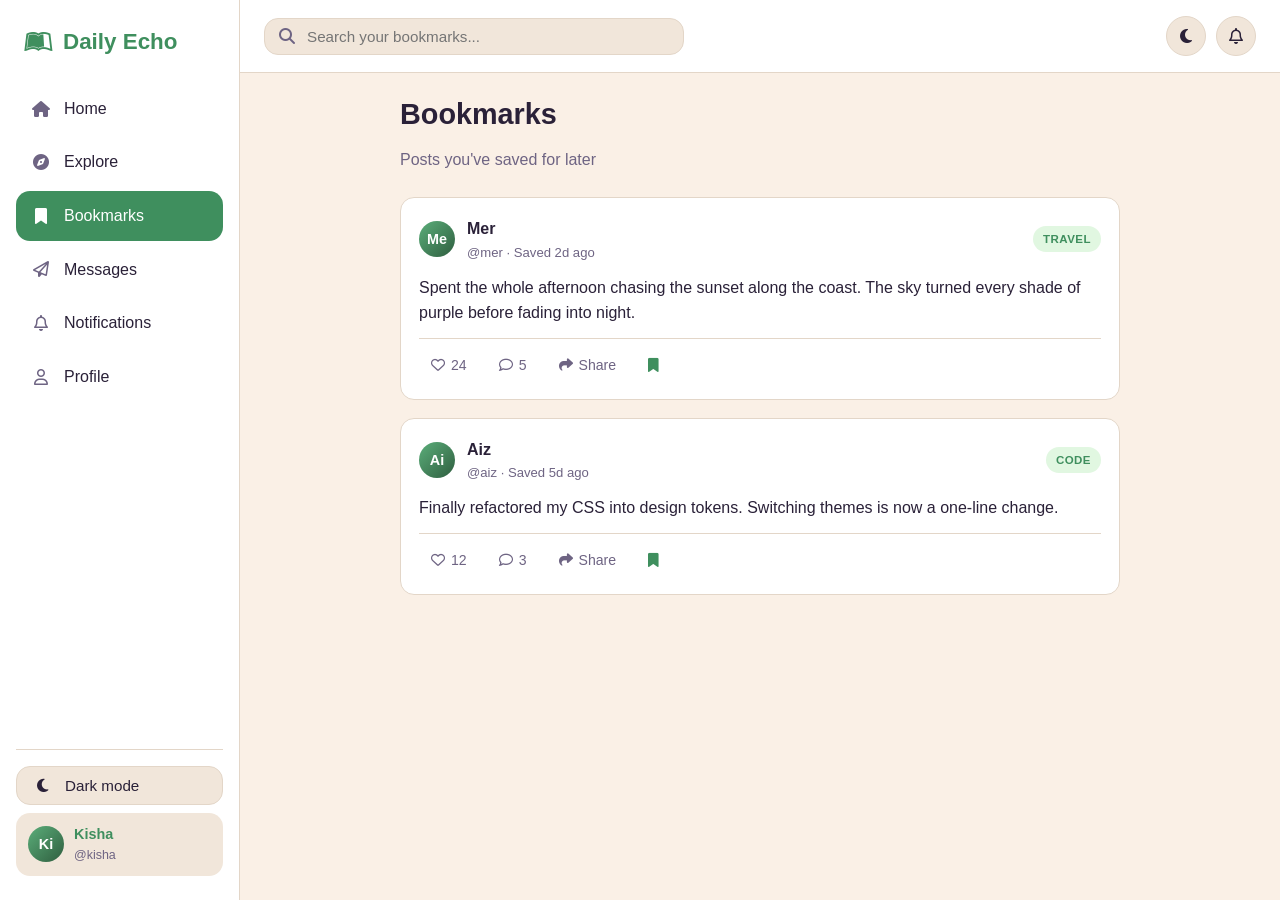
<file: bookmarks.html>
<!DOCTYPE html>
<html lang="en">
<head>
<meta charset="UTF-8">
<meta name="viewport" content="width=device-width, initial-scale=1.0">
<title>Daily Echo | Bookmarks</title>
<link rel="stylesheet" href="css/style.css">
<link rel="stylesheet" href="https://cdnjs.cloudflare.com/ajax/libs/font-awesome/6.5.1/css/all.min.css">
<link rel="icon" type="image/x-icon" href="favicon.png">
</head>
<body>

<div class="nav-overlay"></div>

<div class="app-shell">
  <aside class="side-nav">
    <div class="brand"><i class="fa-brands fa-leanpub"></i> Daily Echo</div>
    
    <ul class="nav-links">
        <li><a href="index.html"><i class="fa-solid fa-house"></i> Home</a></li>
        <li><a href="explore.html"><i class="fa-solid fa-compass"></i> Explore</a></li>
        <li><a href="bookmarks.html" class="active"><i class="fa-solid fa-bookmark"></i> Bookmarks</a></li>
        <li><a href="messages.html"><i class="fa-regular fa-paper-plane"></i> Messages</a></li>
        <li><a href="notifications.html"><i class="fa-regular fa-bell"></i> Notifications</a></li>
        <li><a href="profile.html"><i class="fa-regular fa-user"></i> Profile</a></li>
    </ul>
    
    <div class="nav-footer">
      <button class="theme-toggle"><i class="fa-solid fa-moon"></i> <span>Dark mode</span></button>
      <a href="profile.html" style="text-decoration:none;">
        <div class="user-chip">
            <div class="avatar">Ki</div>
                <div class="info">
                <div class="name">Kisha</div>
                <div class="handle">@kisha</div>
            </div>
        </div>
      </a>
    </div>
  </aside>

  <main class="main-content">
    <header class="top-bar">
      <button class="menu-toggle"><i class="fa-solid fa-bars"></i></button>
      <div class="search-bar">
        <i class="fa-solid fa-magnifying-glass"></i>
        <input type="text" placeholder="Search your bookmarks...">
      </div>
      <div class="top-bar-actions">
        <button class="icon-btn theme-toggle"><i class="fa-solid fa-moon"></i></button>
        <button class="icon-btn"><i class="fa-regular fa-bell"></i></button>
      </div>
    </header>

    <div class="container">
      <div class="page-header">
        <h1>Bookmarks</h1>
        <p>Posts you've saved for later</p>
      </div>

      <section class="feed">
        <article class="post-card">
          <div class="post-header">
            <div class="avatar">Me</div>
            <div class="info">
              <div class="name">Mer</div>
              <div class="meta">@mer · Saved 2d ago</div>
            </div>
            <span class="post-tag">Travel</span>
          </div>
          <div class="post-body">
            <p>Spent the whole afternoon chasing the sunset along the coast. The sky turned every shade of purple before fading into night.</p>
          </div>
          <div class="post-actions">
            <button class="action-btn like"><i class="fa-regular fa-heart"></i><span class="count">24</span></button>
            <button class="action-btn"><i class="fa-regular fa-comment"></i><span>5</span></button>
            <button class="action-btn"><i class="fa-solid fa-share"></i><span>Share</span></button>
            <button class="action-btn liked"><i class="fa-solid fa-bookmark"></i></button>
          </div>
        </article>

        <article class="post-card">
          <div class="post-header">
            <div class="avatar">Ai</div>
            <div class="info">
              <div class="name">Aiz</div>
              <div class="meta">@aiz · Saved 5d ago</div>
            </div>
            <span class="post-tag">Code</span>
          </div>
          <div class="post-body">
            <p>Finally refactored my CSS into design tokens. Switching themes is now a one-line change.</p>
          </div>
          <div class="post-actions">
            <button class="action-btn like"><i class="fa-regular fa-heart"></i><span class="count">12</span></button>
            <button class="action-btn"><i class="fa-regular fa-comment"></i><span>3</span></button>
            <button class="action-btn"><i class="fa-solid fa-share"></i><span>Share</span></button>
            <button class="action-btn liked"><i class="fa-solid fa-bookmark"></i></button>
          </div>
        </article>
      </section>
    </div>
  </main>
</div>

<nav class="bottom-nav">
  <ul>
    <li><a href="index.html"><i class="fa-solid fa-house"></i> Home</a></li>
    <li><a href="explore.html"><i class="fa-solid fa-compass"></i> Explore</a></li>
    <li><a href="bookmarks.html" class="active"><i class="fa-solid fa-bookmark"></i> Saved</a></li>
    <li><a href="messages.html"><i class="fa-regular fa-paper-plane"></i> Messages</a></li>
    <li><a href="notifications.html"><i class="fa-regular fa-bell"></i> Alerts</a></li>
    <li><a href="profile.html"><i class="fa-regular fa-user"></i> Profile</a></li>
  </ul>
</nav>

<script src="main.js"></script>
</body>
</html>
</file>
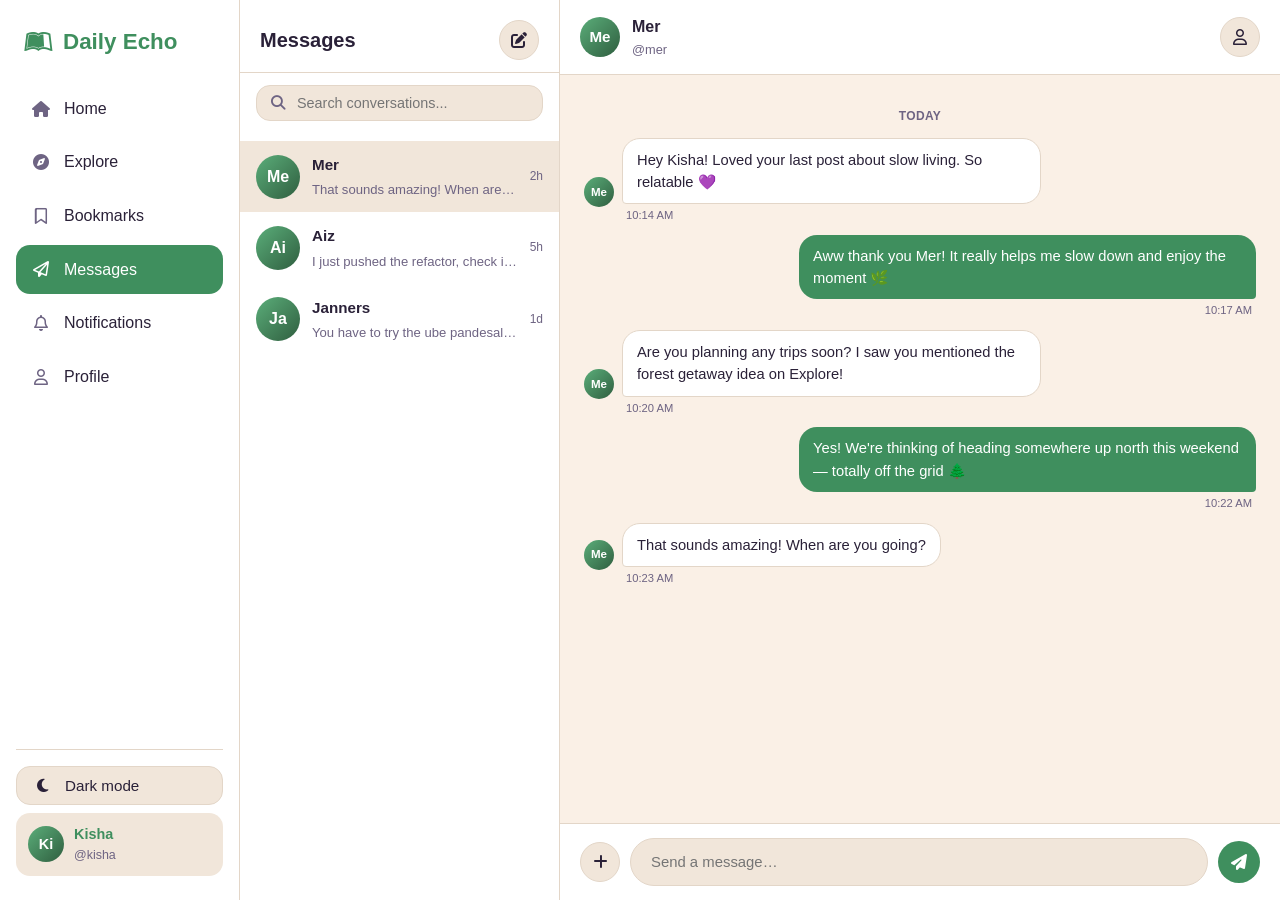
<file: messages.html>
<!DOCTYPE html>
<html lang="en">
<head>
<meta charset="UTF-8">
<meta name="viewport" content="width=device-width, initial-scale=1.0">
<title>Daily Echo | Messages</title>
<link rel="stylesheet" href="css/style.css">
<link rel="stylesheet" href="css/chat.css">
<link rel="stylesheet" href="https://cdnjs.cloudflare.com/ajax/libs/font-awesome/6.5.1/css/all.min.css">
</head>
<body>

<div class="nav-overlay"></div>

<div class="app-shell">
  <aside class="side-nav">
    <div class="brand"><i class="fa-brands fa-leanpub"></i> Daily Echo</div>
    <ul class="nav-links">
      <li><a href="index.html"><i class="fa-solid fa-house"></i> Home</a></li>
      <li><a href="explore.html"><i class="fa-solid fa-compass"></i> Explore</a></li>
      <li><a href="bookmarks.html"><i class="fa-regular fa-bookmark"></i> Bookmarks</a></li>
      <li><a href="messages.html" class="active"><i class="fa-regular fa-paper-plane"></i> Messages</a></li>
      <li><a href="notifications.html"><i class="fa-regular fa-bell"></i> Notifications</a></li>
      <li><a href="profile.html"><i class="fa-regular fa-user"></i> Profile</a></li>
    </ul>
    <div class="nav-footer">
      <button class="theme-toggle"><i class="fa-solid fa-moon"></i> <span>Dark mode</span></button>
      <a href="profile.html" style="text-decoration:none;">
        <div class="user-chip">
          <div class="avatar">Ki</div>
          <div class="info">
            <div class="name">Kisha</div>
            <div class="handle">@kisha</div>
          </div>
        </div>
      </a>
    </div>
  </aside>

  <main class="main-content chat-layout">

    <!-- Contacts panel -->
    <div class="chat-sidebar" id="chatSidebar">
      <div class="chat-sidebar-header">
        <h2>Messages</h2>
        <button class="icon-btn" id="newChatBtn" title="New message"><i class="fa-solid fa-pen-to-square"></i></button>
      </div>
      <div class="chat-search">
        <i class="fa-solid fa-magnifying-glass"></i>
        <input type="text" placeholder="Search conversations..." id="chatSearch">
      </div>
      <ul class="contact-list" id="contactList">

        <li class="contact-item active" data-user="mer" data-name="Mer" data-initials="Me" data-handle="@mer">
          <div class="avatar">Me</div>
          <div class="contact-info">
            <div class="contact-name">Mer</div>
            <div class="contact-preview">That sounds amazing! When are you going?</div>
          </div>
          <div class="contact-meta">
            <div class="contact-time">2h</div>
            <div class="unread-dot"></div>
          </div>
        </li>

        <li class="contact-item" data-user="aiz" data-name="Aiz" data-initials="Ai" data-handle="@aiz">
          <div class="avatar">Ai</div>
          <div class="contact-info">
            <div class="contact-name">Aiz</div>
            <div class="contact-preview">I just pushed the refactor, check it out!</div>
          </div>
          <div class="contact-meta">
            <div class="contact-time">5h</div>
          </div>
        </li>

        <li class="contact-item" data-user="janners" data-name="Janners" data-initials="Ja" data-handle="@janners">
          <div class="avatar">Ja</div>
          <div class="contact-info">
            <div class="contact-name">Janners</div>
            <div class="contact-preview">You have to try the ube pandesal recipe 😄</div>
          </div>
          <div class="contact-meta">
            <div class="contact-time">1d</div>
          </div>
        </li>

      </ul>
    </div>

    <!-- Chat window -->
    <div class="chat-window" id="chatWindow">

      <!-- Header -->
      <div class="chat-window-header" id="chatHeader">
        <button class="icon-btn chat-back-btn" id="chatBackBtn"><i class="fa-solid fa-arrow-left"></i></button>
        <div class="avatar" id="chatAvatar">Me</div>
        <div class="chat-header-info">
          <div class="chat-header-name" id="chatHeaderName">Mer</div>
          <div class="chat-header-handle" id="chatHeaderHandle">@mer</div>
        </div>
        <div class="chat-header-actions">
          <button class="icon-btn" title="View profile"><i class="fa-regular fa-user"></i></button>
        </div>
      </div>

      <!-- Messages area -->
      <div class="chat-messages" id="chatMessages">

        <!-- Mer conversation (default) -->
        <div class="msg-day-label">Today</div>

        <div class="msg-bubble incoming" data-conv="mer">
          <div class="msg-avatar avatar">Me</div>
          <div class="msg-content">
            <p>Hey Kisha! Loved your last post about slow living. So relatable 💜</p>
            <span class="msg-time">10:14 AM</span>
          </div>
        </div>

        <div class="msg-bubble outgoing" data-conv="mer">
          <div class="msg-content">
            <p>Aww thank you Mer! It really helps me slow down and enjoy the moment 🌿</p>
            <span class="msg-time">10:17 AM</span>
          </div>
        </div>

        <div class="msg-bubble incoming" data-conv="mer">
          <div class="msg-avatar avatar">Me</div>
          <div class="msg-content">
            <p>Are you planning any trips soon? I saw you mentioned the forest getaway idea on Explore!</p>
            <span class="msg-time">10:20 AM</span>
          </div>
        </div>

        <div class="msg-bubble outgoing" data-conv="mer">
          <div class="msg-content">
            <p>Yes! We're thinking of heading somewhere up north this weekend — totally off the grid 🌲</p>
            <span class="msg-time">10:22 AM</span>
          </div>
        </div>

        <div class="msg-bubble incoming" data-conv="mer">
          <div class="msg-avatar avatar">Me</div>
          <div class="msg-content">
            <p>That sounds amazing! When are you going?</p>
            <span class="msg-time">10:23 AM</span>
          </div>
        </div>

        <!-- Aiz conversation (hidden) -->
        <div class="msg-day-label" data-conv="aiz" style="display:none;">Yesterday</div>

        <div class="msg-bubble outgoing" data-conv="aiz" style="display:none;">
          <div class="msg-content">
            <p>Hey Aiz! I saw your post about design tokens — that's exactly what I needed to read today.</p>
            <span class="msg-time">Yesterday 3:05 PM</span>
          </div>
        </div>

        <div class="msg-bubble incoming" data-conv="aiz" style="display:none;">
          <div class="msg-avatar avatar">Ai</div>
          <div class="msg-content">
            <p>Haha right?! I spent way too long fighting with hardcoded colors before switching. Never going back 😅</p>
            <span class="msg-time">Yesterday 3:10 PM</span>
          </div>
        </div>

        <div class="msg-bubble outgoing" data-conv="aiz" style="display:none;">
          <div class="msg-content">
            <p>Do you use CSS custom properties or a preprocessor like Sass?</p>
            <span class="msg-time">Yesterday 3:12 PM</span>
          </div>
        </div>

        <div class="msg-bubble incoming" data-conv="aiz" style="display:none;">
          <div class="msg-avatar avatar">Ai</div>
          <div class="msg-content">
            <p>Pure CSS custom props. Simpler and native — no build step needed for the token layer.</p>
            <span class="msg-time">Yesterday 3:15 PM</span>
          </div>
        </div>

        <div class="msg-bubble incoming" data-conv="aiz" style="display:none;">
          <div class="msg-avatar avatar">Ai</div>
          <div class="msg-content">
            <p>I just pushed the refactor, check it out!</p>
            <span class="msg-time">Yesterday 3:16 PM</span>
          </div>
        </div>

        <!-- Janners conversation (hidden) -->
        <div class="msg-day-label" data-conv="janners" style="display:none;">2 days ago</div>

        <div class="msg-bubble incoming" data-conv="janners" style="display:none;">
          <div class="msg-avatar avatar">Ja</div>
          <div class="msg-content">
            <p>Kisha! Did you see my post about ube cheese pandesal? 😄</p>
            <span class="msg-time">2d 9:00 AM</span>
          </div>
        </div>

        <div class="msg-bubble outgoing" data-conv="janners" style="display:none;">
          <div class="msg-content">
            <p>YES and now I'm starving 😂 Please share the recipe!</p>
            <span class="msg-time">2d 9:05 AM</span>
          </div>
        </div>

        <div class="msg-bubble incoming" data-conv="janners" style="display:none;">
          <div class="msg-avatar avatar">Ja</div>
          <div class="msg-content">
            <p>Haha I'll post the full recipe this week! Spoiler: it's easier than it looks.</p>
            <span class="msg-time">2d 9:07 AM</span>
          </div>
        </div>

        <div class="msg-bubble incoming" data-conv="janners" style="display:none;">
          <div class="msg-avatar avatar">Ja</div>
          <div class="msg-content">
            <p>You have to try the ube pandesal recipe 😄</p>
            <span class="msg-time">2d 9:08 AM</span>
          </div>
        </div>

      </div>

      <!-- Input area -->
      <div class="chat-input-area">
        <button class="icon-btn chat-attach-btn" title="Attach image"><i class="fa-solid fa-plus"></i></button>
        <div class="chat-input-wrap">
          <input type="text" id="chatInput" placeholder="Send a message…" autocomplete="off">
        </div>
        <button class="chat-send-btn" id="chatSendBtn" title="Send">
          <i class="fa-solid fa-paper-plane"></i>
        </button>
      </div>

    </div>

    <!-- Empty state (shown on mobile before selecting a convo) -->
    <div class="chat-empty" id="chatEmpty">
      <div class="chat-empty-inner">
        <div class="chat-empty-icon"><i class="fa-regular fa-paper-plane"></i></div>
        <h3>Your Messages</h3>
        <p>Send private messages to friends and share your thoughts.</p>
        <button class="btn" id="startChatBtn">Start a Conversation</button>
      </div>
    </div>

  </main>
</div>

<nav class="bottom-nav">
  <ul>
    <li><a href="index.html"><i class="fa-solid fa-house"></i> Home</a></li>
    <li><a href="explore.html"><i class="fa-solid fa-compass"></i> Explore</a></li>
    <li><a href="messages.html" class="active"><i class="fa-regular fa-paper-plane"></i> Messages</a></li>
    <li><a href="notifications.html"><i class="fa-regular fa-bell"></i> Alerts</a></li>
    <li><a href="profile.html"><i class="fa-regular fa-user"></i> Profile</a></li>
  </ul>
</nav>

<script src="main.js"></script>
<script src="messages.js"></script>
</body>
</html>
</file>
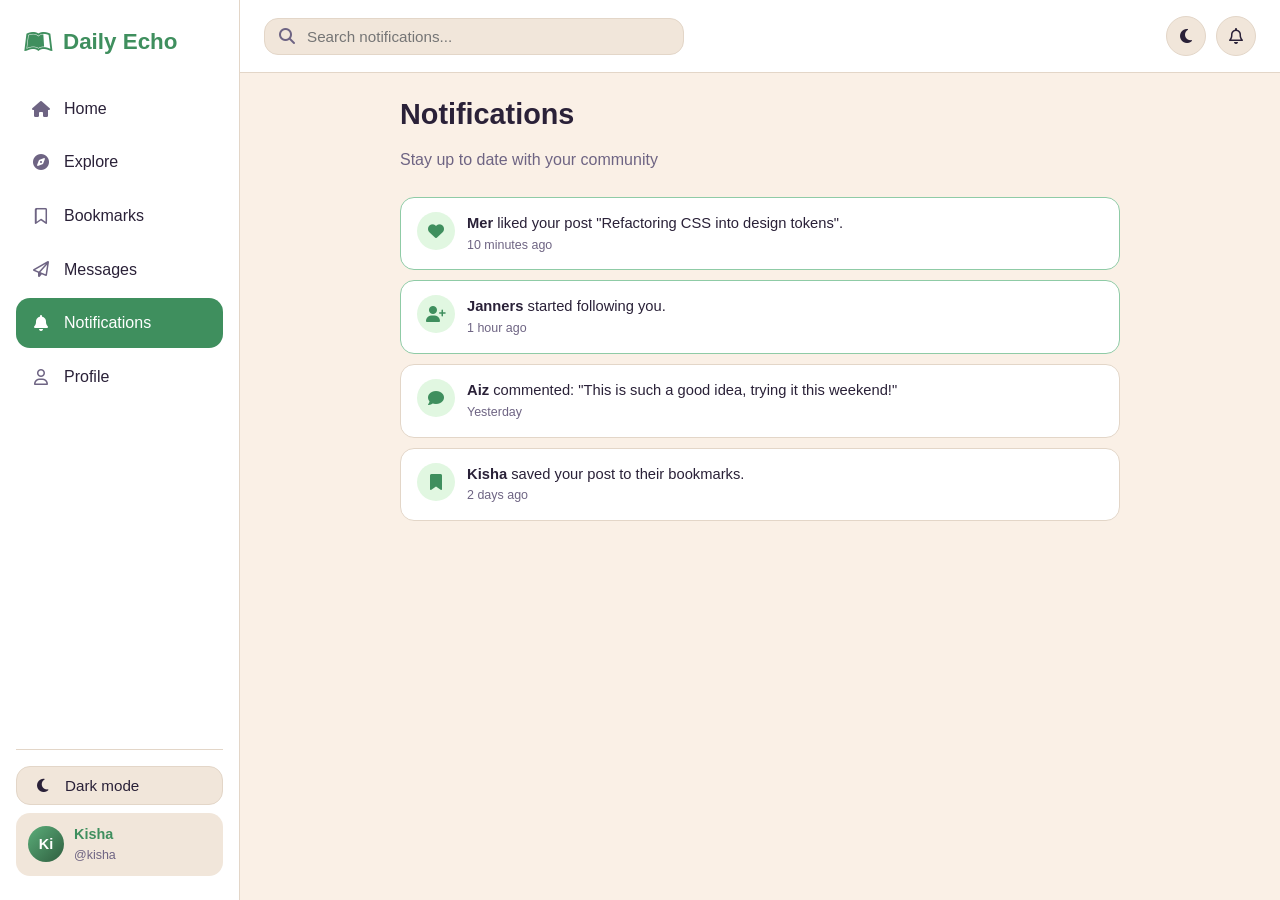
<file: notifications.html>
<!DOCTYPE html>
<html lang="en">
<head>
<meta charset="UTF-8">
<meta name="viewport" content="width=device-width, initial-scale=1.0">
<title>Daily Echo | Notifications</title>
<link rel="stylesheet" href="css/style.css">
<link rel="stylesheet" href="https://cdnjs.cloudflare.com/ajax/libs/font-awesome/6.5.1/css/all.min.css">
<style>
  .notif-item {
    display: flex;
    align-items: flex-start;
    gap: 12px;
    background-color: var(--surface);
    border: 1px solid var(--border);
    border-radius: var(--radius);
    padding: 14px 16px;
    margin-bottom: 10px;
  }
  .notif-item .icon {
    width: 38px;
    height: 38px;
    border-radius: 50%;
    background-color: var(--green-100);
    color: var(--accent);
    display: flex;
    align-items: center;
    justify-content: center;
    flex-shrink: 0;
  }
  [data-theme="dark"] .notif-item .icon {
    background-color: var(--green-900);
    color: var(--green-400);
  }
  .notif-item .content p { margin: 0; font-size: 0.92rem; }
  .notif-item .content .time { font-size: 0.78rem; color: var(--text-muted); }
  .notif-item.unread { border-color: var(--accent-light); }
</style>
</head>
<body>

<div class="nav-overlay"></div>

<div class="app-shell">
  <aside class="side-nav">
    <div class="brand"><i class="fa-brands fa-leanpub"></i>Daily Echo</div>
    <ul class="nav-links">
      <li><a href="index.html"><i class="fa-solid fa-house"></i> Home</a></li>
      <li><a href="explore.html"><i class="fa-solid fa-compass"></i> Explore</a></li>
      <li><a href="bookmarks.html"><i class="fa-regular fa-bookmark"></i> Bookmarks</a></li>
      <li><a href="messages.html"><i class="fa-regular fa-paper-plane"></i> Messages</a></li>
      <li><a href="notifications.html" class="active"><i class="fa-solid fa-bell"></i> Notifications</a></li>
      <li><a href="profile.html"><i class="fa-regular fa-user"></i> Profile</a></li>
    </ul>
    <div class="nav-footer">
      <button class="theme-toggle"><i class="fa-solid fa-moon"></i> <span>Dark mode</span></button>
      <a href="profile.html" style="text-decoration:none;">
        <div class="user-chip">
          <div class="avatar">Ki</div>
          <div class="info">
            <div class="name">Kisha</div>
            <div class="handle">@kisha</div>
          </div>
        </div>
      </a>
    </div>
  </aside>

  <main class="main-content">
    <header class="top-bar">
      <button class="menu-toggle"><i class="fa-solid fa-bars"></i></button>
      <div class="search-bar">
        <i class="fa-solid fa-magnifying-glass"></i>
        <input type="text" placeholder="Search notifications...">
      </div>
      <div class="top-bar-actions">
        <button class="icon-btn theme-toggle"><i class="fa-solid fa-moon"></i></button>
        <button class="icon-btn"><i class="fa-regular fa-bell"></i></button>
      </div>
    </header>

    <div class="container">
      <div class="page-header">
        <h1>Notifications</h1>
        <p>Stay up to date with your community</p>
      </div>

      <div class="notif-item unread">
        <div class="icon"><i class="fa-solid fa-heart"></i></div>
        <div class="content">
          <p><strong>Mer</strong> liked your post "Refactoring CSS into design tokens".</p>
          <div class="time">10 minutes ago</div>
        </div>
      </div>

      <div class="notif-item unread">
        <div class="icon"><i class="fa-solid fa-user-plus"></i></div>
        <div class="content">
          <p><strong>Janners</strong> started following you.</p>
          <div class="time">1 hour ago</div>
        </div>
      </div>

      <div class="notif-item">
        <div class="icon"><i class="fa-solid fa-comment"></i></div>
        <div class="content">
          <p><strong>Aiz</strong> commented: "This is such a good idea, trying it this weekend!"</p>
          <div class="time">Yesterday</div>
        </div>
      </div>

      <div class="notif-item">
        <div class="icon"><i class="fa-solid fa-bookmark"></i></div>
        <div class="content">
          <p><strong>Kisha</strong> saved your post to their bookmarks.</p>
          <div class="time">2 days ago</div>
        </div>
      </div>
    </div>
  </main>
</div>

<nav class="bottom-nav">
  <ul>
    <li><a href="index.html"><i class="fa-solid fa-house"></i> Home</a></li>
    <li><a href="explore.html"><i class="fa-solid fa-compass"></i> Explore</a></li>
    <li><a href="bookmarks.html"><i class="fa-regular fa-bookmark"></i> Saved</a></li>
    <li><a href="messages.html"><i class="fa-regular fa-paper-plane"></i> Messages</a></li>
    <li><a href="notifications.html" class="active"><i class="fa-solid fa-bell"></i> Alerts</a></li>
    <li><a href="profile.html"><i class="fa-regular fa-user"></i> Profile</a></li>
  </ul>
</nav>

<script src="main.js"></script>
</body>
</html>
</file>
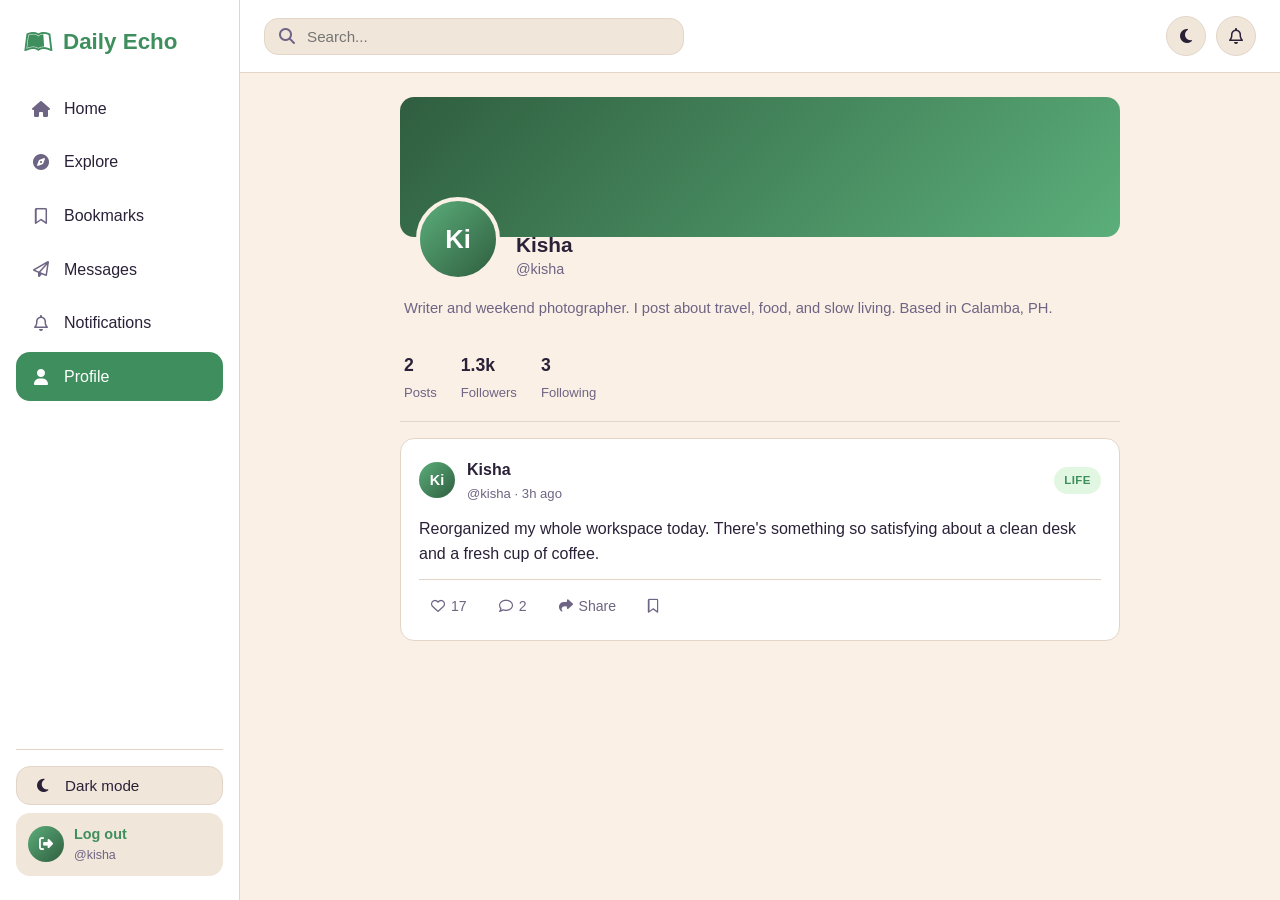
<file: profile.html>
<!DOCTYPE html>
<html lang="en">
<head>
<meta charset="UTF-8">
<meta name="viewport" content="width=device-width, initial-scale=1.0">
<title>Daily Echo | Profile</title>
<link rel="stylesheet" href="css/style.css">
<link rel="stylesheet" href="https://cdnjs.cloudflare.com/ajax/libs/font-awesome/6.5.1/css/all.min.css">
<style>
  .profile-banner {
    height: 140px;
    border-radius: var(--radius);
    background: linear-gradient(135deg, var(--green-700), var(--green-500));
    margin-bottom: -40px;
  }
  .profile-head {
    display: flex;
    align-items: flex-end;
    gap: 16px;
    padding: 0 16px;
    margin-bottom: 16px;
  }
  .profile-head .avatar {
    width: 84px;
    height: 84px;
    font-size: 1.6rem;
    border: 4px solid var(--bg);
  }
  .profile-head .names h2 { margin: 0; font-size: 1.3rem; }
  .profile-head .names .handle { color: var(--text-muted); font-size: 0.9rem; }
  .profile-stats {
    display: flex;
    gap: 24px;
    padding: 0 4px 16px;
    border-bottom: 1px solid var(--border);
    margin-bottom: 16px;
  }
  .profile-stats .stat strong { font-size: 1.1rem; display: block; }
  .profile-stats .stat span { font-size: 0.82rem; color: var(--text-muted); }
  .profile-bio { padding: 0 4px 16px; color: var(--text-muted); font-size: 0.92rem; }
</style>
</head>
<body>

<div class="nav-overlay"></div>

<div class="app-shell">
    <aside class="side-nav">
        <div class="brand"><i class="fa-brands fa-leanpub"></i>Daily Echo</div>
        <ul class="nav-links">
        <li><a href="index.html"><i class="fa-solid fa-house"></i> Home</a></li>
        <li><a href="explore.html"><i class="fa-solid fa-compass"></i> Explore</a></li>
        <li><a href="bookmarks.html"><i class="fa-regular fa-bookmark"></i> Bookmarks</a></li>
      <li><a href="messages.html"><i class="fa-regular fa-paper-plane"></i> Messages</a></li>
        <li><a href="notifications.html"><i class="fa-regular fa-bell"></i> Notifications</a></li>
        <li><a href="profile.html" class="active"><i class="fa-solid fa-user"></i> Profile</a></li>
        </ul>
        <div class="nav-footer">
        <button class="theme-toggle"><i class="fa-solid fa-moon"></i> <span>Dark mode</span></button>
        <a href="login.html" style="text-decoration:none;">
            <div class="user-chip">
            <div class="avatar"><i class="fa-solid fa-right-from-bracket"></i></div>
            <div class="info">
                <div class="name">Log out</div>
                <div class="handle">@kisha</div>
            </div>
            </div>
        </a>
        </div>
    </aside>

    <main class="main-content">
        <header class="top-bar">
        <button class="menu-toggle"><i class="fa-solid fa-bars"></i></button>
        <div class="search-bar">
            <i class="fa-solid fa-magnifying-glass"></i>
            <input type="text" placeholder="Search...">
        </div>
        <div class="top-bar-actions">
            <button class="icon-btn theme-toggle"><i class="fa-solid fa-moon"></i></button>
            <button class="icon-btn"><i class="fa-regular fa-bell"></i></button>
        </div>
        </header>

        <div class="container">

        <div class="profile-banner"></div>
        <div class="profile-head">
            <div class="avatar">Ki</div>
            <div class="names">
            <h2>Kisha</h2>
            <div class="handle">@kisha</div>
            </div>
        </div>

        <p class="profile-bio">Writer and weekend photographer. I post about travel, food, and slow living. Based in Calamba, PH.</p>

        <div class="profile-stats">
            <div class="stat"><strong>2</strong><span>Posts</span></div>
            <div class="stat"><strong>1.3k</strong><span>Followers</span></div>
            <div class="stat"><strong>3</strong><span>Following</span></div>
        </div>

        <section class="feed">
            <article class="post-card">
            <div class="post-header">
                <div class="avatar">Ki</div>
                <div class="info">
                <div class="name">Kisha</div>
                <div class="meta">@kisha · 3h ago</div>
                </div>
                <span class="post-tag">Life</span>
            </div>
            <div class="post-body">
                <p>Reorganized my whole workspace today. There's something so satisfying about a clean desk and a fresh cup of coffee.</p>
            </div>
            <div class="post-actions">
                <button class="action-btn like"><i class="fa-regular fa-heart"></i><span class="count">17</span></button>
                <button class="action-btn"><i class="fa-regular fa-comment"></i><span>2</span></button>
                <button class="action-btn"><i class="fa-solid fa-share"></i><span>Share</span></button>
                <button class="action-btn"><i class="fa-regular fa-bookmark"></i></button>
            </div>
            </article>
        </section>
        </div>
    </main>
</div>

<nav class="bottom-nav">
    <ul>
        <li><a href="index.html"><i class="fa-solid fa-house"></i> Home</a></li>
        <li><a href="explore.html"><i class="fa-solid fa-compass"></i> Explore</a></li>
        <li><a href="bookmarks.html"><i class="fa-regular fa-bookmark"></i> Saved</a></li>
    <li><a href="messages.html"><i class="fa-regular fa-paper-plane"></i> Messages</a></li>
        <li><a href="notifications.html"><i class="fa-regular fa-bell"></i> Alerts</a></li>
        <li><a href="profile.html" class="active"><i class="fa-solid fa-user"></i> Profile</a></li>
    </ul>
</nav>

<script src="main.js"></script>
</body>
</html>
</file>
<file: css/style.css>
/* =========================================================
   ELMS BLOG — style.css
   Purple & Black UI, Light/Dark mode, Responsive
   ========================================================= */

/* ---------- Fonts ---------- */
@font-face {
  font-family: 'Elms Sans';
  src: local('Poppins'), local('Inter'), local('Segoe UI');
  font-weight: 400 700;
}

:root {
  --font-main: 'Elms Sans', 'Poppins', 'Segoe UI', Arial, sans-serif;

  /* Green & Cream palette */
  --green-900: #1F3D2A;
  --green-700: #2F5E3F;
  --green-600: #3F8F5E;
  --green-500: #5BAE7A;
  --green-400: #8FCBA6;
  --green-100: #E1F7E1;

  --black-900: #0F0B1A;
  --black-800: #1A1426;
  --black-700: #241D33;

  /* Light mode (not pure white) */
  --bg-light: #FAF0E6;
  --surface-light: #FFFFFF;
  --surface-light-alt: #F1E6DA;
  --text-light: #2A2138;
  --text-light-muted: #6E6483;
  --border-light: #E3D6C8;

  /* Dark mode (not pure black) */
  --bg-dark: #15101F;
  --surface-dark: #1F1830;
  --surface-dark-alt: #281F3C;
  --text-dark: #ECE7F8;
  --text-dark-muted: #B3A6CC;
  --border-dark: #352A4D;

  /* Active theme variables (default = light) */
  --bg: var(--bg-light);
  --surface: var(--surface-light);
  --surface-alt: var(--surface-light-alt);
  --text: var(--text-light);
  --text-muted: var(--text-light-muted);
  --border: var(--border-light);

  --accent: var(--green-600);
  --accent-light: var(--green-400);
  --accent-contrast: #FFFFFF;

  --radius: 14px;
  --transition: 0.2s ease;
  --nav-width: 240px;
  --bottom-nav-height: 64px;
}

[data-theme="dark"] {
  --bg: var(--bg-dark);
  --surface: var(--surface-dark);
  --surface-alt: var(--surface-dark-alt);
  --text: var(--text-dark);
  --text-muted: var(--text-dark-muted);
  --border: var(--border-dark);
  --accent: var(--green-500);
  --accent-light: var(--green-400);
}

/* ---------- Reset ---------- */
* { box-sizing: border-box; }
html, body { margin: 0; padding: 0; }

body {
  font-family: var(--font-main);
  background-color: var(--bg);
  color: var(--text);
  transition: background-color var(--transition), color var(--transition);
  min-height: 100vh;
  line-height: 1.6;
}

a { color: var(--accent); text-decoration: none; }
a:hover { text-decoration: underline; }

img { max-width: 100%; display: block; border-radius: var(--radius); }

button { font-family: var(--font-main); cursor: pointer; }

h1, h2, h3, h4 { font-weight: 700; line-height: 1.25; margin: 0 0 0.5em; }

/* ---------- Layout shell ---------- */
.app-shell {
  display: flex;
  min-height: 100vh;
}

/* ---------- Side Navigation ---------- */
.side-nav {
  width: var(--nav-width);
  flex-shrink: 0;
  background-color: var(--surface);
  border-right: 1px solid var(--border);
  display: flex;
  flex-direction: column;
  padding: 24px 16px;
  position: sticky;
  top: 0;
  height: 100vh;
}

.side-nav .brand {
  display: flex;
  align-items: center;
  gap: 10px;
  font-size: 1.4rem;
  font-weight: 800;
  color: var(--accent);
  padding: 0 8px 24px;
}

.side-nav .brand i { font-size: 1.6rem; }

.nav-links {
  list-style: none;
  margin: 0;
  padding: 0;
  display: flex;
  flex-direction: column;
  gap: 4px;
  flex: 1;
}

.nav-links a {
  display: flex;
  align-items: center;
  gap: 12px;
  padding: 12px 14px;
  border-radius: var(--radius);
  color: var(--text);
  font-weight: 500;
  transition: background-color var(--transition), color var(--transition);
}

.nav-links a i { width: 22px; text-align: center; color: var(--text-muted); }

.nav-links a:hover {
  background-color: var(--surface-alt);
  text-decoration: none;
}

.nav-links a.active {
  background-color: var(--accent);
  color: var(--accent-contrast);
}

.nav-links a.active i { color: var(--accent-contrast); }

.nav-footer {
  display: flex;
  flex-direction: column;
  gap: 8px;
  padding-top: 16px;
  border-top: 1px solid var(--border);
}

/* Theme toggle */
.theme-toggle {
  display: flex;
  align-items: center;
  gap: 12px;
  width: 100%;
  border: 1px solid var(--border);
  background-color: var(--surface-alt);
  color: var(--text);
  border-radius: var(--radius);
  padding: 10px 14px;
  font-size: 0.95rem;
  font-weight: 500;
  transition: background-color var(--transition);
}

.theme-toggle:hover { background-color: var(--border); }
.theme-toggle i { width: 22px; text-align: center; }

/* User chip */
.user-chip {
  display: flex;
  align-items: center;
  gap: 10px;
  padding: 10px 12px;
  border-radius: var(--radius);
  background-color: var(--surface-alt);
}

.avatar {
  width: 36px;
  height: 36px;
  border-radius: 50%;
  background: linear-gradient(135deg, var(--green-500), var(--green-700));
  color: #fff;
  display: flex;
  align-items: center;
  justify-content: center;
  font-weight: 700;
  font-size: 0.9rem;
  flex-shrink: 0;
}

.user-chip .info { overflow: hidden; }
.user-chip .name { font-weight: 600; font-size: 0.9rem; white-space: nowrap; overflow: hidden; text-overflow: ellipsis; }
.user-chip .handle { font-size: 0.78rem; color: var(--text-muted); white-space: nowrap; overflow: hidden; text-overflow: ellipsis; }

/* ---------- Main content ---------- */
.main-content {
  flex: 1;
  min-width: 0;
  display: flex;
  flex-direction: column;
}

.top-bar {
  display: flex;
  align-items: center;
  justify-content: space-between;
  gap: 16px;
  padding: 16px 24px;
  border-bottom: 1px solid var(--border);
  background-color: var(--surface);
  position: sticky;
  top: 0;
  z-index: 20;
}

.menu-toggle {
  display: none;
  background: none;
  border: none;
  font-size: 1.3rem;
  color: var(--text);
  padding: 6px;
}

.search-bar {
  flex: 1;
  max-width: 420px;
  display: flex;
  align-items: center;
  gap: 10px;
  background-color: var(--surface-alt);
  border: 1px solid var(--border);
  border-radius: var(--radius);
  padding: 8px 14px;
}

.search-bar i { color: var(--text-muted); }

.search-bar input {
  border: none;
  background: none;
  outline: none;
  color: var(--text);
  font-family: var(--font-main);
  width: 100%;
  font-size: 0.95rem;
}

.top-bar-actions {
  display: flex;
  align-items: center;
  gap: 10px;
}

.icon-btn {
  background-color: var(--surface-alt);
  border: 1px solid var(--border);
  color: var(--text);
  border-radius: 50%;
  width: 40px;
  height: 40px;
  display: flex;
  align-items: center;
  justify-content: center;
  font-size: 1rem;
  transition: background-color var(--transition);
}

.icon-btn:hover { background-color: var(--border); }

/* ---------- Centered container ---------- */
.container {
  max-width: 760px;
  width: 100%;
  margin: 0 auto;
  padding: 24px 20px 100px;
}

/* ---------- Page header ---------- */
.page-header { margin-bottom: 24px; }
.page-header h1 { font-size: 1.8rem; }
.page-header p { color: var(--text-muted); margin: 0; }

/* ---------- Composer ---------- */
.composer {
  background-color: var(--surface);
  border: 1px solid var(--border);
  border-radius: var(--radius);
  padding: 16px;
  margin-bottom: 24px;
  display: flex;
  flex-direction: column;
  gap: 12px;
}

.composer-top {
  display: flex;
  gap: 12px;
  align-items: flex-start;
}

.composer textarea {
  flex: 1;
  border: none;
  background: none;
  outline: none;
  resize: none;
  color: var(--text);
  font-family: var(--font-main);
  font-size: 0.95rem;
  min-height: 44px;
}

.composer-actions {
  display: flex;
  flex-direction: row;
  align-items: center;
  gap: 8px;
  justify-content: flex-end;
}

.btn {
  border: none;
  border-radius: 999px;
  padding: 10px 22px;
  font-weight: 600;
  font-size: 0.9rem;
  background-color: var(--accent);
  color: #fff;
  transition: opacity var(--transition), transform var(--transition);
}

.btn:hover { opacity: 0.9; }
.btn:active { transform: scale(0.98); }

.btn-outline {
  background: none;
  border: 1px solid var(--accent);
  color: var(--accent);
}

.btn-block { width: 100%; }

/* ---------- Post Card ---------- */
.post-card {
  background-color: var(--surface);
  border: 1px solid var(--border);
  border-radius: var(--radius);
  padding: 18px;
  margin-bottom: 18px;
  transition: border-color var(--transition);
}

.post-card:hover { border-color: var(--accent-light); }

.post-header {
  display: flex;
  align-items: center;
  gap: 12px;
  margin-bottom: 12px;
}

.post-header .info { flex: 1; }
.post-header .name { font-weight: 700; }
.post-header .meta { font-size: 0.82rem; color: var(--text-muted); }

.post-tag {
  font-size: 0.72rem;
  font-weight: 700;
  text-transform: uppercase;
  letter-spacing: 0.04em;
  color: var(--accent);
  background-color: var(--green-100);
  border-radius: 999px;
  padding: 4px 10px;
}

[data-theme="dark"] .post-tag {
  background-color: var(--green-900);
  color: var(--green-400);
}

.post-body p { margin: 0 0 12px; }

.post-image { margin-bottom: 12px; overflow: hidden; }
.post-image img { width: 100%; height: auto; object-fit: cover; }

.post-actions {
  display: flex;
  gap: 8px;
  border-top: 1px solid var(--border);
  padding-top: 10px;
}

.action-btn {
  display: flex;
  align-items: center;
  gap: 6px;
  background: none;
  border: none;
  color: var(--text-muted);
  font-size: 0.88rem;
  font-weight: 500;
  padding: 8px 12px;
  border-radius: var(--radius);
  transition: background-color var(--transition), color var(--transition);
}

.action-btn:hover { background-color: var(--surface-alt); color: var(--accent); }
.action-btn.liked { color: var(--accent); }
.action-btn.liked i { font-weight: 900; }

/* ---------- Auth Pages ---------- */
.auth-page {
  min-height: 100vh;
  display: flex;
  align-items: center;
  justify-content: center;
  background-color: var(--bg);
  padding: 24px;
}

.auth-card {
  background-color: var(--surface);
  border: 1px solid var(--border);
  border-radius: var(--radius);
  width: 100%;
  max-width: 400px;
  padding: 32px 28px;
  box-shadow: 0 12px 32px rgba(76, 46, 140, 0.12);
}

.auth-brand {
  display: flex;
  align-items: center;
  justify-content: center;
  gap: 10px;
  font-size: 1.6rem;
  font-weight: 800;
  color: var(--accent);
  margin-bottom: 8px;
}

.auth-card h2 {
  text-align: center;
  font-size: 1.3rem;
  margin-bottom: 4px;
}

.auth-card .subtitle {
  text-align: center;
  color: var(--text-muted);
  font-size: 0.9rem;
  margin-bottom: 24px;
}

.field { margin-bottom: 16px; }

.field label {
  display: block;
  font-size: 0.85rem;
  font-weight: 600;
  margin-bottom: 6px;
}

.input-wrap {
  display: flex;
  align-items: center;
  gap: 10px;
  border: 1px solid var(--border);
  border-radius: var(--radius);
  padding: 10px 14px;
  background-color: var(--surface-alt);
}

.input-wrap i { color: var(--text-muted); width: 18px; text-align: center; }

.input-wrap input {
  border: none;
  background: none;
  outline: none;
  width: 100%;
  color: var(--text);
  font-family: var(--font-main);
  font-size: 0.95rem;
}

.input-wrap:focus-within { border-color: var(--accent); }

.toggle-pass {
  background: none;
  border: none;
  color: var(--text-muted);
}

.form-meta {
  display: flex;
  justify-content: space-between;
  align-items: center;
  font-size: 0.85rem;
  margin-bottom: 20px;
}

.checkbox-label {
  display: flex;
  align-items: center;
  gap: 6px;
  color: var(--text-muted);
}

.auth-footer {
  text-align: center;
  margin-top: 20px;
  font-size: 0.9rem;
  color: var(--text-muted);
}

.divider {
  display: flex;
  align-items: center;
  gap: 10px;
  margin: 20px 0;
  color: var(--text-muted);
  font-size: 0.82rem;
}

.divider::before, .divider::after {
  content: '';
  flex: 1;
  height: 1px;
  background-color: var(--border);
}

.social-row {
  display: flex;
  gap: 10px;
}

.social-btn {
  flex: 1;
  display: flex;
  align-items: center;
  justify-content: center;
  gap: 8px;
  border: 1px solid var(--border);
  background-color: var(--surface-alt);
  color: var(--text);
  border-radius: var(--radius);
  padding: 10px;
  font-size: 0.88rem;
  font-weight: 500;
}

.social-btn:hover { background-color: var(--border); }

/* ---------- Bottom Nav (small devices) ---------- */
.bottom-nav {
  display: none;
  position: fixed;
  bottom: 0;
  left: 0;
  right: 0;
  height: var(--bottom-nav-height);
  background-color: var(--surface);
  border-top: 1px solid var(--border);
  z-index: 30;
}

.bottom-nav ul {
  list-style: none;
  margin: 0;
  padding: 0;
  display: flex;
  height: 100%;
}

.bottom-nav li { flex: 1; }

.bottom-nav a {
  display: flex;
  flex-direction: column;
  align-items: center;
  justify-content: center;
  gap: 4px;
  height: 100%;
  color: var(--text-muted);
  font-size: 0.68rem;
  font-weight: 600;
}

.bottom-nav a i { font-size: 1.15rem; }

.bottom-nav a.active { color: var(--accent); }

.bottom-nav .more-btn {
  display: flex;
  flex-direction: column;
  align-items: center;
  justify-content: center;
  gap: 4px;
  height: 100%;
  width: 100%;
  border: none;
  background: none;
  color: var(--text-muted);
  font-size: 0.68rem;
  font-weight: 600;
  font-family: var(--font-main);
}

.bottom-nav .more-btn i { font-size: 1.15rem; }
.bottom-nav .more-btn.active { color: var(--accent); }

/* ---------- Sidebar overlay (mobile) ---------- */
.nav-overlay {
  display: none;
  position: fixed;
  inset: 0;
  background-color: rgba(15, 11, 26, 0.5);
  z-index: 39;
}

.nav-overlay.show { display: block; }

/* ---------- Responsive breakpoints ---------- */

/* Large monitors */
@media (min-width: 1400px) {
  .container { max-width: 860px; }
  :root { --nav-width: 270px; }
}

/* Tablet */
@media (max-width: 900px) {
  :root { --nav-width: 220px; }
  .search-bar { display: none; }
}

/* Small tablet / large phone: side nav becomes off-canvas */
@media (max-width: 768px) {
  .side-nav {
    position: fixed;
    left: 0;
    top: 0;
    transform: translateX(-100%);
    transition: transform var(--transition);
    z-index: 40;
    box-shadow: 8px 0 24px rgba(0,0,0,0.2);
  }

  .side-nav.open { transform: translateX(0); }

  .menu-toggle { display: flex; align-items: center; justify-content: center; }

  .top-bar { padding: 12px 16px; }

  .container { padding: 16px 14px 90px; }
}

/* Phones: sticky bottom nav appears */
@media (max-width: 600px) {
  .bottom-nav { display: block; }
  .container { padding-bottom: calc(var(--bottom-nav-height) + 24px); }
  .nav-footer .user-chip .info { display: none; }
}

/* Very small devices (360px) */
@media (max-width: 380px) {
  .container { padding: 12px 10px calc(var(--bottom-nav-height) + 20px); }
  .top-bar { padding: 10px 12px; }
  .auth-card { padding: 24px 18px; }
  .composer { padding: 12px; }
  .post-card { padding: 14px; }
  .page-header h1 { font-size: 1.5rem; }
  .bottom-nav a { font-size: 0.62rem; }
  .bottom-nav a i { font-size: 1.05rem; }
}
</file>
<file: css/chat.css>
/* =========================================================
   BLOGSITE #1 — chat.css
   Messages / Chat page styles
   ========================================================= */

/* ---- Chat layout override ---- */


.chat-layout {
  flex-direction: row !important;
  overflow: hidden;
  height: 100vh;
  position: sticky;
  top: 0;
}

/* ---- Contacts sidebar ---- */
.chat-sidebar {
  width: 320px;
  flex-shrink: 0;
  border-right: 1px solid var(--border);
  display: flex;
  flex-direction: column;
  background-color: var(--surface);
  height: 100%;
  overflow: hidden;
}

.chat-sidebar-header {
  display: flex;
  align-items: center;
  justify-content: space-between;
  padding: 20px 20px 12px;
  border-bottom: 1px solid var(--border);
}

.chat-sidebar-header h2 {
  font-size: 1.25rem;
  margin: 0;
}

.chat-search {
  display: flex;
  align-items: center;
  gap: 10px;
  margin: 12px 16px;
  background-color: var(--surface-alt);
  border: 1px solid var(--border);
  border-radius: var(--radius);
  padding: 8px 14px;
}

.chat-search i { color: var(--text-muted); font-size: 0.9rem; }

.chat-search input {
  border: none;
  background: none;
  outline: none;
  color: var(--text);
  font-family: var(--font-main);
  font-size: 0.9rem;
  width: 100%;
}

/* ---- Contact list ---- */
.contact-list {
  list-style: none;
  margin: 0;
  padding: 8px 0;
  overflow-y: auto;
  flex: 1;
}

.contact-item {
  display: flex;
  align-items: center;
  gap: 12px;
  padding: 12px 16px;
  cursor: pointer;
  transition: background-color var(--transition);
  border-radius: 0;
}

.contact-item:hover { background-color: var(--surface-alt); }
.contact-item.active { background-color: var(--surface-alt); }

.contact-item .avatar {
  width: 44px;
  height: 44px;
  font-size: 1rem;
  flex-shrink: 0;
}

.contact-info {
  flex: 1;
  min-width: 0;
}

.contact-name {
  font-weight: 600;
  font-size: 0.95rem;
  white-space: nowrap;
  overflow: hidden;
  text-overflow: ellipsis;
}

.contact-preview {
  font-size: 0.82rem;
  color: var(--text-muted);
  white-space: nowrap;
  overflow: hidden;
  text-overflow: ellipsis;
  margin-top: 2px;
}

.contact-meta {
  display: flex;
  flex-direction: column;
  align-items: flex-end;
  gap: 6px;
  flex-shrink: 0;
}

.contact-time {
  font-size: 0.75rem;
  color: var(--text-muted);
}

.unread-dot {
  width: 9px;
  height: 9px;
  border-radius: 50%;
  background-color: var(--accent);
}

/* ---- Chat window ---- */
.chat-window {
  flex: 1;
  display: flex;
  flex-direction: column;
  height: 100%;
  min-width: 0;
  background-color: var(--bg);
}

/* ---- Chat header ---- */
.chat-window-header {
  display: flex;
  align-items: center;
  gap: 12px;
  padding: 14px 20px;
  border-bottom: 1px solid var(--border);
  background-color: var(--surface);
  flex-shrink: 0;
}

.chat-back-btn { display: none; }

.chat-window-header .avatar {
  width: 40px;
  height: 40px;
  font-size: 0.95rem;
}

.chat-header-info { flex: 1; }
.chat-header-name  { font-weight: 700; font-size: 1rem; }
.chat-header-handle { font-size: 0.8rem; color: var(--text-muted); }

.chat-header-actions { display: flex; gap: 8px; }

/* ---- Messages area ---- */
.chat-messages {
  flex: 1;
  overflow-y: auto;
  padding: 20px 24px;
  display: flex;
  flex-direction: column;
  gap: 4px;
  scroll-behavior: smooth;
}

.msg-day-label {
  text-align: center;
  font-size: 0.75rem;
  color: var(--text-muted);
  font-weight: 600;
  padding: 12px 0 8px;
  letter-spacing: 0.03em;
  text-transform: uppercase;
}

/* ---- Bubbles ---- */
.msg-bubble {
  display: flex;
  align-items: flex-end;
  gap: 8px;
  max-width: 68%;
  margin-bottom: 6px;
}

.msg-bubble.incoming { align-self: flex-start; }
.msg-bubble.outgoing { align-self: flex-end; flex-direction: row-reverse; }

.msg-avatar.avatar {
  width: 30px;
  height: 30px;
  font-size: 0.72rem;
  flex-shrink: 0;
  margin-bottom: 18px; /* align with bottom of bubble */
}

.msg-content {
  display: flex;
  flex-direction: column;
  gap: 3px;
}

.msg-content p {
  margin: 0;
  padding: 10px 14px;
  border-radius: 18px;
  font-size: 0.92rem;
  line-height: 1.5;
  word-break: break-word;
}

.msg-bubble.incoming .msg-content p {
  background-color: var(--surface);
  border: 1px solid var(--border);
  color: var(--text);
  border-bottom-left-radius: 4px;
}

.msg-bubble.outgoing .msg-content p {
  background-color: var(--accent);
  color: #fff;
  border-bottom-right-radius: 4px;
}

.msg-time {
  font-size: 0.7rem;
  color: var(--text-muted);
  padding: 0 4px;
}

.msg-bubble.outgoing .msg-time { text-align: right; }

/* ---- Input area ---- */
.chat-input-area {
  display: flex;
  align-items: center;
  gap: 10px;
  padding: 14px 20px;
  border-top: 1px solid var(--border);
  background-color: var(--surface);
  flex-shrink: 0;
}

.chat-attach-btn {
  flex-shrink: 0;
}

.chat-input-wrap {
  flex: 1;
  background-color: var(--surface-alt);
  border: 1px solid var(--border);
  border-radius: 999px;
  padding: 10px 18px;
  transition: border-color var(--transition);
}

.chat-input-wrap:focus-within { border-color: var(--accent); }

.chat-input-wrap input {
  border: none;
  background: none;
  outline: none;
  width: 100%;
  color: var(--text);
  font-family: var(--font-main);
  font-size: 0.93rem;
}

.chat-send-btn {
  width: 42px;
  height: 42px;
  border-radius: 50%;
  border: none;
  background-color: var(--accent);
  color: #fff;
  display: flex;
  align-items: center;
  justify-content: center;
  font-size: 1rem;
  transition: opacity var(--transition), transform var(--transition);
  flex-shrink: 0;
}

.chat-send-btn:hover  { opacity: 0.9; }
.chat-send-btn:active { transform: scale(0.94); }

/* ---- Empty state ---- */
.chat-empty {
  flex: 1;
  display: flex;
  align-items: center;
  justify-content: center;
  background-color: var(--bg);
}

.chat-empty.hidden { display: none; }

.chat-empty-inner {
  text-align: center;
  max-width: 280px;
  padding: 24px;
}

.chat-empty-icon {
  width: 72px;
  height: 72px;
  border-radius: 50%;
  background-color: var(--surface-alt);
  display: flex;
  align-items: center;
  justify-content: center;
  margin: 0 auto 16px;
  font-size: 1.8rem;
  color: var(--accent);
}

.chat-empty-inner h3 { margin-bottom: 8px; }
.chat-empty-inner p  { color: var(--text-muted); font-size: 0.9rem; margin-bottom: 20px; }

/* ---- Scrollbar polish ---- */
.chat-messages::-webkit-scrollbar,
.contact-list::-webkit-scrollbar { width: 4px; }
.chat-messages::-webkit-scrollbar-track,
.contact-list::-webkit-scrollbar-track { background: transparent; }
.chat-messages::-webkit-scrollbar-thumb,
.contact-list::-webkit-scrollbar-thumb {
  background: var(--border);
  border-radius: 4px;
}

/* ---- Responsive ---- */
@media (max-width: 900px) {
  .chat-sidebar { width: 260px; }
}

@media (max-width: 768px) {
  .chat-layout { position: relative; height: calc(100vh - var(--bottom-nav-height)); }

  .chat-sidebar {
    width: 100%;
    border-right: none;
    position: absolute;
    inset: 0;
    z-index: 1;
    transition: transform var(--transition);
  }

  .chat-sidebar.hidden {
    transform: translateX(-100%);
    pointer-events: none;
  }

  .chat-window {
    position: absolute;
    inset: 0;
    z-index: 2;
    transform: translateX(100%);
    transition: transform var(--transition);
  }

  .chat-window.visible { transform: translateX(0); }

  .chat-back-btn { display: flex; }

  .msg-bubble { max-width: 82%; }

  .chat-messages { padding: 16px; }

  .chat-empty { display: none; }
}

@media (max-width: 600px) {
  .chat-layout { height: calc(100vh - var(--bottom-nav-height)); }
  .chat-messages { padding: 12px; }
  .chat-input-area { padding: 10px 12px; }
}
</file>
